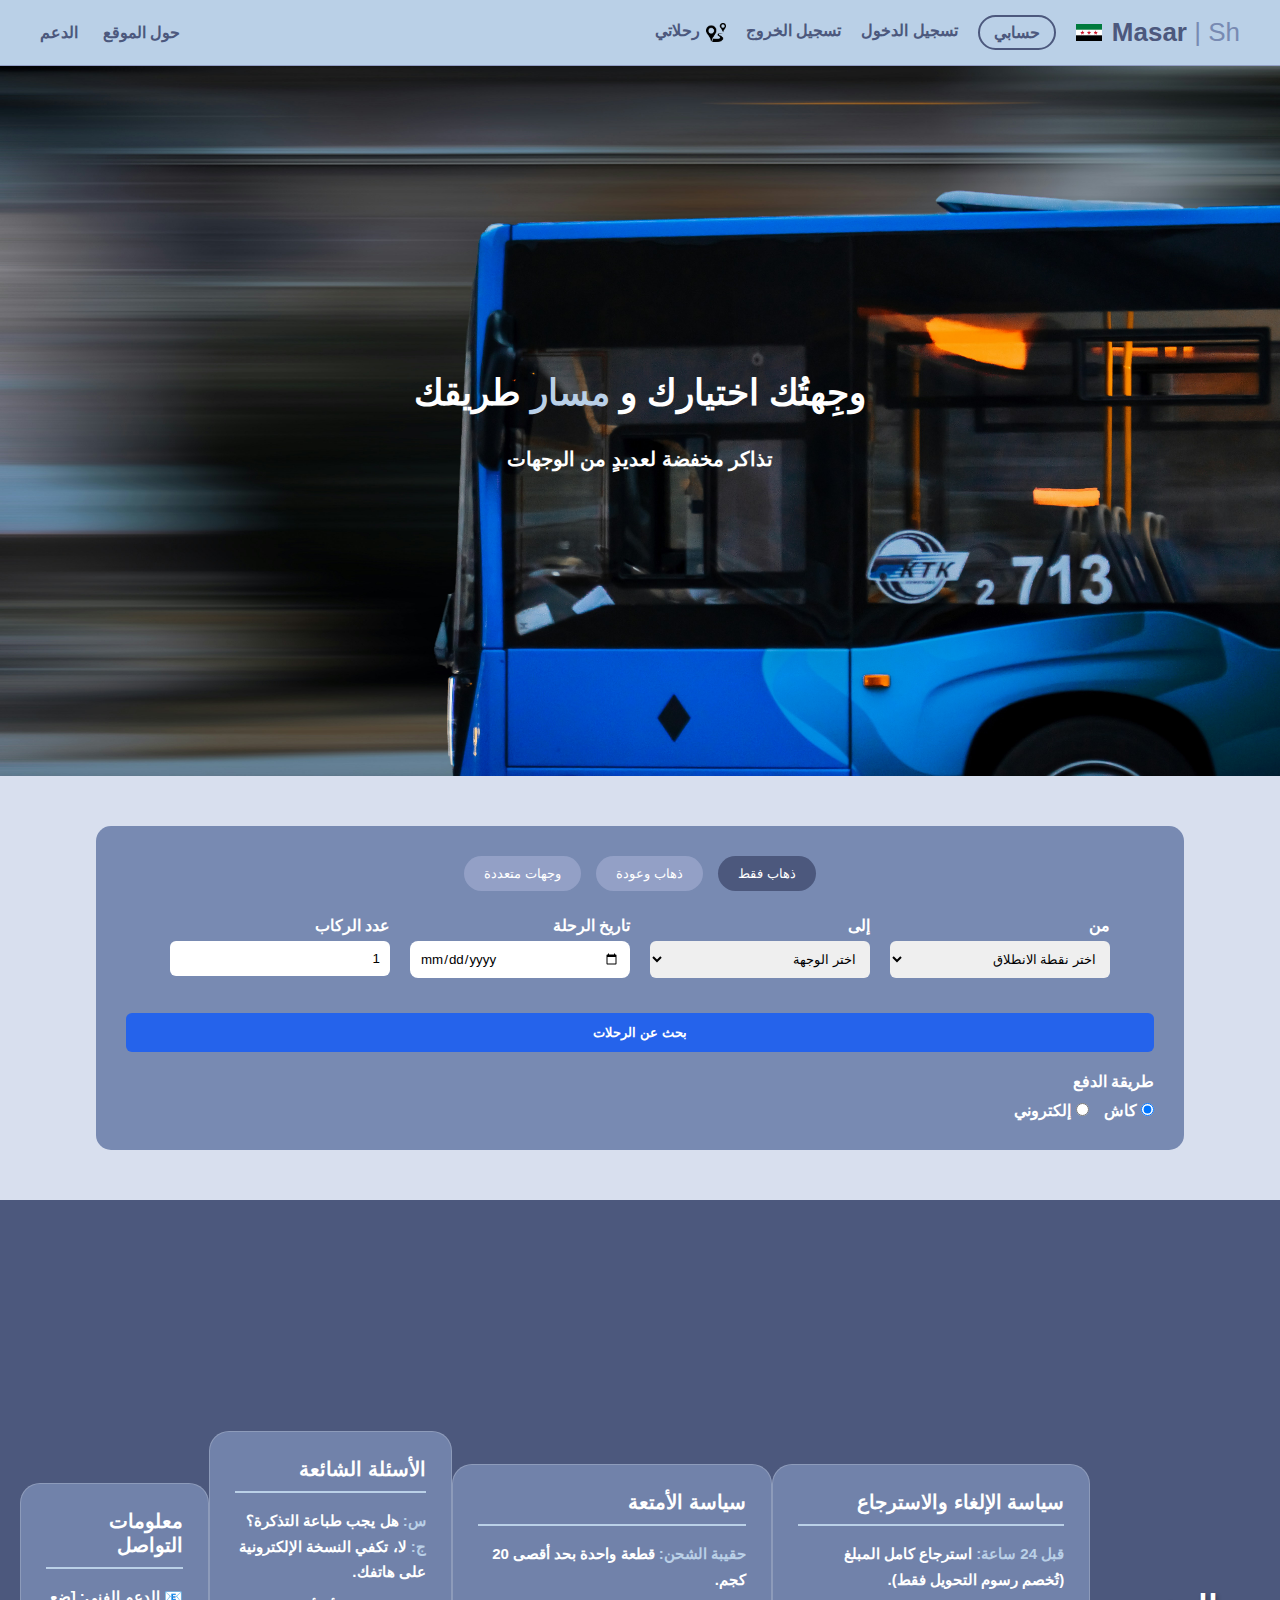
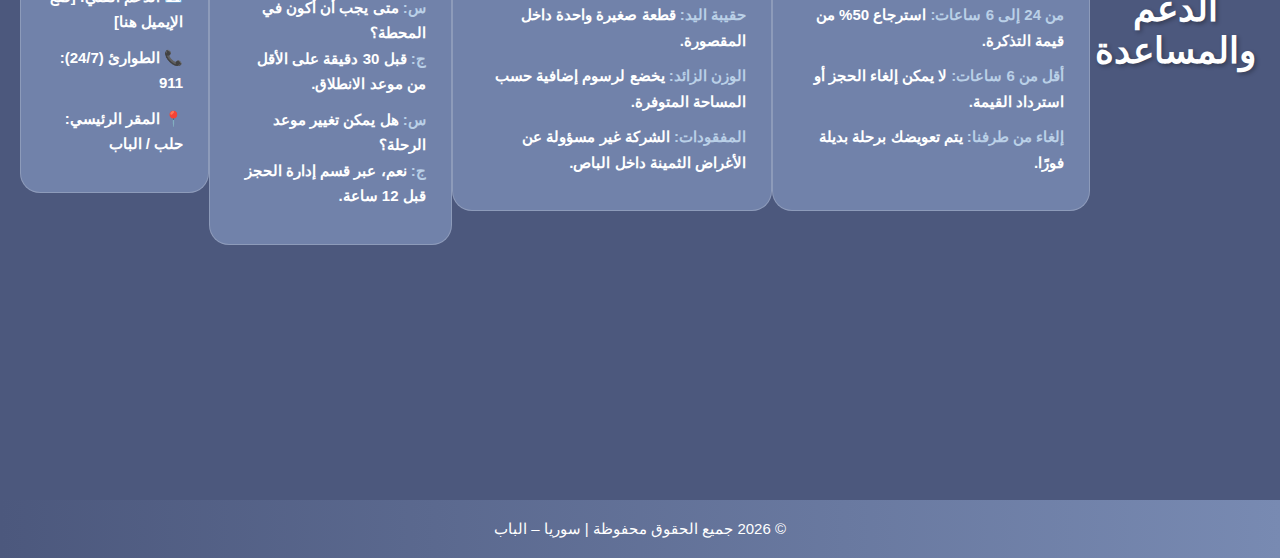
<file: index.html>
<!DOCTYPE html>
<html lang="ar" dir="rtl">
<head>
    <meta charset="UTF-8">
    <meta name="viewport" content="width=device-width, initial-scale=1.0">

    <title>مسار | MasarSh</title>
    
    <link rel="stylesheet" href="style.css">


</head>
<body>

<!-- Navbar -->
 <!-- ================= NAVBAR ================= -->
<nav class="main-navbar">

    <!-- ===== LEFT SIDE (LOGO + MENU) ===== -->
 <div class="nav-right">

        <!-- Logo + Flag -->
        <div class="logo-box">
            <span class="logo-text">Masar <span>| Sh</span></span>
            <img src="image/flagg.png" alt="Syrian Revolution Flag" class="flag">
        </div>
         <!-- Account Button -->
        <a href="#" class="account-btn"> <strong> حسابي </strong></a>
         <!-- Login -->
        <a href="login.html" class="nav-link">  <strong>تسجيل الدخول </strong></a>
        <a href="#" class="nav-link">  <strong>تسجيل الخروج  </strong></a>

    


<!-- Trips -->
        <div class="nav-item">
            <img src="image/pngwing.com.png" alt="Trips">
            <a href="my-trips.html" class="nav-link"><strong>رحلاتي</strong></a>

        </div>

    </div>
    <!-- ===== RIGHT SIDE ===== -->
    <div class="nav-left">
         <!-- Main Menu -->
        <ul class="nav-menu">
            <li>   <a href="#" class="nav-link">   <strong>  حول الموقع </strong>  </a>  </li>
            <li>   <a href="#support" class="nav-link">   <strong>  الدعم  </strong></a></li>
        </ul>
    </div>
</nav>
<!-- =============== END NAVBAR =============== -->



   <!-- Hero Section -->
<section class="hero">
    <div class="hero-overlay">
        <h1> وجِهتُك اختيارك و <span> <strong> مسار </strong> </span> طريقك </h1>
        <br>  
       <h2> <p>تذاكر مخفضة لعديدٍ من الوجهات</p> </h2>
    </div>
</section>

   

<!-- Booking Section -->
<section class="booking">

    <!-- Trip Type -->
    <div class="trip-type">
        <button class="active">ذهاب فقط</button>
        <button>ذهاب وعودة</button>
        <button>وجهات متعددة</button>
    </div>

    <!-- Booking Form -->
   <!-- ========== BOOKING FORM ========== -->
<form class="booking-form">

    <!-- From -->
    <div class="field">
        <label for="from">من</label>
        <select id="from" name="from">
            <option value="">اختر نقطة الانطلاق</option>
            <option>حلب</option>
            <option>دمشق</option>
            <option>حمص</option>
            <option>حماة</option>
            <option>إدلب</option>
            <option>اللاذقية</option>
            <option>طرطوس</option>
            <option>درعا</option>
            <option>دير الزور</option>
            <option>الحسكة</option>
            <option>الرقة</option>
            <option>السويداء</option>
            <option>القنيطرة</option>
        </select>
    </div>

    <!-- To -->
    <div class="field">
        <label for="to">إلى</label>
        <select id="to" name="to">
            <option value="">اختر الوجهة</option>
            <option>حلب</option>
            <option>دمشق</option>
            <option>حمص</option>
            <option>حماة</option>
            <option>إدلب</option>
            <option>اللاذقية</option>
            <option>طرطوس</option>
            <option>درعا</option>
            <option>دير الزور</option>
            <option>الحسكة</option>
            <option>الرقة</option>
            <option>السويداء</option>
            <option>القنيطرة</option>
        </select>
    </div>

    <!-- Travel Date -->
    <div class="field">
        <label for="date">تاريخ الرحلة</label>
        <input type="date" id="date" name="date">
    </div>


    <div class="field">
            <label>عدد الركاب</label>
            <input type="number" min="1" value="1">
        </div>

    <!-- Submit -->
   <button type="submit" class="search-btn">بحث عن الرحلات</button>
   <div id="resultsBox" class="results-box"></div>
   
   


</form>
<!-- ======== END BOOKING FORM ======== -->


        <!-- Payment -->
        <div class="payment">
            <label>طريقة الدفع</label>
            <div class="payment-options">
                <label>
                    <input type="radio" name="payment" checked>
                    كاش
                </label>
                <label>
                    <input type="radio" name="payment">
                    إلكتروني
                </label>
            </div>
        </div>
        <div id="form-message" class="form-message"></div>






</section>
<!-- ===== Support Section ===== -->
<section id="support" class="support-section">

    <h2>الدعم والمساعدة</h2>

    <!-- 1. Cancellation Policy -->
    <div class="support-box">
        <h3>سياسة الإلغاء والاسترجاع</h3>
        <ul>
            <li><strong>قبل 24 ساعة:</strong> استرجاع كامل المبلغ (تُخصم رسوم التحويل فقط).</li>
            <li><strong>من 24 إلى 6 ساعات:</strong> استرجاع 50% من قيمة التذكرة.</li>
            <li><strong>أقل من 6 ساعات:</strong> لا يمكن إلغاء الحجز أو استرداد القيمة.</li>
            <li><strong>إلغاء من طرفنا:</strong> يتم تعويضك برحلة بديلة فورًا.</li>
        </ul>
    </div>

    <!-- 2. Baggage Policy -->
    <div class="support-box">
        <h3>سياسة الأمتعة</h3>
        <ul>
            <li><strong>حقيبة الشحن:</strong> قطعة واحدة بحد أقصى 20 كجم.</li>
            <li><strong>حقيبة اليد:</strong> قطعة صغيرة واحدة داخل المقصورة.</li>
            <li><strong>الوزن الزائد:</strong> يخضع لرسوم إضافية حسب المساحة المتوفرة.</li>
            <li><strong>المفقودات:</strong> الشركة غير مسؤولة عن الأغراض الثمينة داخل الباص.</li>
        </ul>
    </div>

    <!-- 3. FAQ -->
    <div class="support-box">
        <h3>الأسئلة الشائعة</h3>
        <p><strong>س:</strong> هل يجب طباعة التذكرة؟<br>
           <strong>ج:</strong> لا، تكفي النسخة الإلكترونية على هاتفك.</p>

        <p><strong>س:</strong> متى يجب أن أكون في المحطة؟<br>
           <strong>ج:</strong> قبل 30 دقيقة على الأقل من موعد الانطلاق.</p>

        <p><strong>س:</strong> هل يمكن تغيير موعد الرحلة؟<br>
           <strong>ج:</strong> نعم، عبر قسم إدارة الحجز قبل 12 ساعة.</p>
    </div>

    <!-- 4. Contact -->
    <div class="support-box">
        <h3>معلومات التواصل</h3>
        <p>📧 الدعم الفني: <span>[ضع الإيميل هنا]</span></p>
        <p>📞 الطوارئ (24/7): <span>911</span></p>
        <p>📍 المقر الرئيسي: <span>حلب / الباب</span></p>
    </div>
</section>

<!--footer-->

       <!-- ===== Footer ===== -->
<footer class="site-footer">
    <p>
        © 2026 جميع الحقوق محفوظة | سوريا – الباب
    </p>
</footer>

<script src="js/main.js"></script>
<script src="js/search.js"></script>
<script src="js/auth.js"></script>
<script src="js/index-search.js"></script>


</body>
</html>
</file>
<file: style.css>
@font-face {
    font-family: 'Alexandria';
    src: url('../fonts/Alexandria-Regular.ttf') format('truetype');
    font-weight: 400;
}

@font-face {
    font-family: 'Alexandria';
    src: url('../fonts/Alexandria-Medium.ttf') format('truetype');
    font-weight: 500;
}

@font-face {
    font-family: 'Alexandria';
    src: url('../fonts/Alexandria-Bold.ttf') format('truetype');
    font-weight: 700;
}

@font-face {
    font-family: 'Alexandria';
    src: url('../fonts/Alexandria-ExtraBold.ttf') format('truetype');
    font-weight: 800;
}
* {
    font-family: 'Alexandria', sans-serif;
}

body {
    color: #ffffff;
    font-weight: 600;
    background-color: #788AB2; /* عدّلي حسب تصميمك */
}



/* Reset */
* {
    margin: 0;
    padding: 0;
    box-sizing: border-box;
    font-family: Tahoma, Arial, sans-serif;
}

/* Body */
body {
    background-color: #d8dfee;
    color: white;
}


/* Navbar */
/* Navbar container */
.main-navbar {
    background-color: #BAD0E7;
    display: flex;
    justify-content: space-between;
    align-items: center;
    padding: 15px 40px;
    border-bottom: 1px solid #93A0C6;
}

.support-section {
    background-color: #4C587D; /* من ألوانك */
    color: #ffffff;
    padding: 60px 20px;
    font-family: Arial, sans-serif;
}

.support-section h2 {
    text-align: center;
    margin-bottom: 40px;
    font-size: 32px;
}

.support-box {
    background-color: #788AB2;
    padding: 25px;
    margin-bottom: 25px;
    border-radius: 15px;
}

.support-box h3 {
    margin-bottom: 15px;
    font-size: 22px;
    border-bottom: 2px solid #BAD0E7;
    padding-bottom: 8px;
}

.support-box ul {
    list-style: disc;
    padding-right: 20px;
}

.support-box li,
.support-box p {
    font-size: 16px;
    line-height: 1.8;
}


/* ===== LEFT SIDE ===== */
.nav-left {
    display: flex;
    align-items: center;
    gap: 40px;
}

/* Logo + flag box */
.logo-box {
    display: flex;
    align-items: center;
    gap: 10px;
}

/* Logo text */
.logo-text {
    font-size: 26px;
    font-weight: 700;
    color: #4C587D;
}

.logo-text span {
    font-weight: 500;
    color: #788AB2;
}

/* Flag */
.flag {
    width: 26px;
    height: auto;
}

/* Menu list */
.nav-menu {
    list-style: none;
    display: flex;
    gap: 25px;
}

/* ===== COMMON NAV LINKS (IMPORTANT) ===== */
.nav-link {
    position: relative;
    text-decoration: none;
    color: #4C587D;
    font-size: 16px;
    padding-bottom: 5px;
}

/* Underline animation (works for ALL nav-link) */
.nav-link::after {
    content: "";
    position: absolute;
    left: 0;
    bottom: 0;
    width: 0%;
    height: 2px;
    background-color: #4C587D;
    transition: width 0.3s ease;
}

.nav-link:hover::after {
    width: 100%;
}

/* ===== RIGHT SIDE ===== */
.nav-right {
    display: flex;
    align-items: center;
    gap: 20px;
}

/* Trips item */
.nav-item {
    display: flex;
    align-items: center;
    gap: 6px;
}

.nav-item img {
    width: 20px;
}

/* ===== ACCOUNT BUTTON ===== */
.account-btn {
    border: 2px solid #4C587D;
    padding: 6px 16px;
    border-radius: 20px;
    text-decoration: none;
    color: #4C587D;
    font-weight: 500;
    transition: all 0.3s ease;
}

/* Hover effect for account button */
.account-btn:hover {
    background-color: #4C587D;
    color: white;
}

/* Account Button */
.account-btn {
    border: 2px solid #4C587D;
    padding: 6px 14px;
    border-radius: 20px;
    text-decoration: none;
    color: #4C587D;
    font-weight: 500;
}

.account-btn:hover {
    background-color: #4C587D;
    color: white;
}

  /* Hero Section */
.hero {
    height: 710px;
    background-image: url("image/egor-litvinov-RlHI0cCNThY-unsplash.jpg"); /* حطي صورة الباص هون */
    background-size: cover;
    background-position: center;
    position: relative;

}

/* Dark overlay for readability */
.hero::before {
    content: "";
    position: absolute;
    inset: 0;
    background-color: rgba(76, 88, 125, 0.6 #4C587D /* بشفافية */); /* #4C587D بشفافية */
}

/* Text container */
.hero-overlay {
    position: relative;
    height: 100%;
    display: flex;
    flex-direction: column;
    justify-content: center;
    align-items: center;
    text-align: center;
    color: white;
    padding: 20px;
}

.hero-overlay h1 {
    font-size: 36px;
    margin-bottom: 15px;
}

.hero-overlay h1 span {
    color: #BAD0E7; /* لون مسار */
    font-weight: bold;
}

.hero-overlay p {
    font-size: 20px;
}


.logo {
    display: flex;
    align-items: center;
    gap: 10px;
}

.logo img {
    width: 40px;
}

.nav-links {
    list-style: none;
    display: flex;
    gap: 20px;
}

.nav-links a {
    color: white;
    text-decoration: none;
}

/* Booking Section */
.booking {
    background-color: #788AB2;
    width: 85%;
    margin: 50px auto;
    padding: 30px;
    border-radius: 15px;
}

/* Trip Type */
.trip-type {
    display: flex;
    justify-content: center;
    gap: 15px;
    margin-bottom: 25px;
}

.trip-type button {
    background-color: #93A0C6;
    color: white;
    border: none;
    padding: 10px 20px;
    border-radius: 20px;
    cursor: pointer;
}

.trip-type .active {
    background-color: #4C587D;
}

/* Forms */
.booking-form,
.login-box {
    display: flex;
    flex-wrap: wrap;
    gap: 20px;
    justify-content: center;
}



    /* ===== Booking Form Fields ===== */

.booking-form {
    display: flex;
    flex-wrap: wrap;
    gap: 20px;
    justify-content: center;
}

.field {
    display: flex;
    flex-direction: column;
}

.field label {
    margin-bottom: 6px;
    font-weight: bold;
    color: white;
}

/* Select & Date input */
.field select,
.field input[type="date"] {
    width: 220px;
    padding: 10px;
    border-radius: 8px;
    border: none;
    outline: none;
}

/* Button */
.search-btn {
    background-color: #4C587D;
    color: white;
    border: none;
    padding: 12px 30px;
    border-radius: 10px;
    cursor: pointer;
}



/* Input Field */
.field {
    display: flex;
    flex-direction: column;
}

.field label {
    margin-bottom: 5px;
    font-weight: bold;
}

.field input {
    padding: 10px;
    border-radius: 8px;
    border: none;
    width: 220px;
}

/* Payment */
.payment {
    display: flex;
    flex-direction: column;
    gap: 10px;
}

.payment-options {
    display: flex;
    gap: 15px;
}

/* Buttons */
.search-btn {
    background-color: #4C587D;
    color: white;
    border: none;
    padding: 12px 30px;
    border-radius: 10px;
    cursor: pointer;
}

/* Login Page */
.login-section {
    display: flex;
    justify-content: center;
    margin-top: 80px;
}

.login-box {
    background-color: #788AB2;
    padding: 30px;
    border-radius: 15px;
    width: 350px;
}

.login-box h2 {
    text-align: center;
    margin-bottom: 20px;
}

                                 /* ===== Login Page ===== */

.login-section {
    display: flex;
    justify-content: center;
    margin-top: 100px;
}

.login-box {
    background-color: #788AB2;
    padding: 30px;
    border-radius: 15px;
    width: 360px;
    text-align: center;
}

.login-box h2 {
    margin-bottom: 20px;
    color: white;
}

.field {
    display: flex;
    flex-direction: column;
    margin-bottom: 15px;
}

.field label {
    color: white;
    margin-bottom: 5px;
    text-align: right;
}

.field input {
    padding: 10px;
    border-radius: 8px;
    border: none;
}

.message {
    margin: 10px 0;
    font-weight: bold;
}

/* Button */
.search-btn {
    background-color: #4C587D;
    color: white;
    border: none;
    padding: 12px;
    width: 100%;
    border-radius: 10px;
    cursor: pointer;
}
/*1*/
.support-section {
    /* ضع مسار الصورة التي رفعتها هنا */
    background-image: url('image/pngwing.com (3).png'); 
    background-size: cover;
    background-position: center;
    background-attachment: fixed; /* تجعل الخلفية ثابتة عند التمرير لشكل احترافي */
    position: relative;
    min-height: 100vh;
    display: flex;
    align-items: center;
    justify-content: center;
    font-family: 'Segoe UI', Tahoma, Geneva, Verdana, sans-serif;
}

/* طبقة غطاء هادئة فوق الصورة */
.support-overlay {
    background-color: rgba(76, 88, 125, 0.75); /* نفس لونك الأساسي لكن بشفافية */
    width: 100%;
    padding: 60px 20px;
}

.support-section h2 {
    text-align: center;
    color: #ffffff;
    margin-bottom: 40px;
    font-size: 36px;
    text-shadow: 2px 2px 4px rgba(0,0,0,0.3); /* ظل خفيف للنص */
}

/* حاوية الصناديق لترتيبها بشكل شبكي */
.support-container {
    max-width: 1100px;
    margin: 0 auto;
    display: grid;
    grid-template-columns: repeat(auto-fit, minmax(280px, 1-fr)); /* توزيع تلقائي */
    gap: 20px;
}

.support-box {
    background-color: rgba(120, 138, 178, 0.85); /* صناديق نصف شفافة */
    padding: 25px;
    border-radius: 20px;
    border: 1px solid rgba(255, 255, 255, 0.2); /* إطار رقيق جداً */
    color: #ffffff;
    transition: transform 0.3s ease;
}

.support-box:hover {
    transform: translateY(-5px); /* حركة بسيطة عند التمرير */
}

.support-box h3 {
    margin-bottom: 15px;
    font-size: 20px;
    border-bottom: 2px solid #BAD0E7;
    padding-bottom: 10px;
}

.support-box ul {
    list-style: none; /* إزالة النقاط التقليدية لمظهر أنظف */
    padding: 0;
}

.support-box li, 
.support-box p {
    font-size: 15px;
    line-height: 1.7;
    margin-bottom: 10px;
}

.support-box strong {
    color: #BAD0E7; /* تمييز العناوين الصغيرة بلون فاتح */
}
/*footer*/
.site-footer {
    background: linear-gradient(90deg, #4C587D, #788AB2);
    padding: 20px 10px;
    text-align: center;
}

.site-footer p {
    margin: 0;
    color: #ffffff;
    font-size: 15px;
    font-weight: 500;
    letter-spacing: 0.5px;
}


/* ===== RESPONSIVE DESIGN (أُضيفت هنا فقط) ===== */
/* ================================================= */

/* 📱 موبايل */
@media (max-width: 768px) {

    .main-navbar {
        flex-direction: column;
        gap: 15px;
        padding: 15px;
    }

    .nav-left,
    .nav-right {
        flex-direction: column;
        gap: 10px;
    }

    .nav-menu {
        flex-direction: column;
        align-items: center;
        gap: 12px;
    }

    .hero {
        height: 500px;
    }

    .hero-overlay h1 {
        font-size: 26px;
    }

    .hero-overlay p {
        font-size: 16px;
    }

    .booking {
        width: 95%;
        padding: 20px;
    }

    .booking-form {
        flex-direction: column;
        align-items: center;
    }

    .field select,
    .field input {
        width: 100%;
    }

    .support-container {
        grid-template-columns: 1fr;
    }

    .site-footer p {
        font-size: 14px;
    }
}

/* 📲 تابلت */
@media (max-width: 1024px) {

    .booking {
        width: 90%;
    }

    .hero-overlay h1 {
        font-size: 30px;
    }
}
/* search html */
.search-section {
    min-height: calc(100vh - 80px);
    display: flex;
    flex-direction: column;
    justify-content: center;
    align-items: center;
    background: #0f172a;
    color: white;
}

.search-box {
    width: 100%;
    max-width: 420px;
    background: #020617;
    padding: 25px;
    border-radius: 12px;
}

.search-box h1 {
    margin-bottom: 20px;
}

.field {
    display: flex;
    flex-direction: column;
    margin-bottom: 15px;
}

.field label {
    margin-bottom: 6px;
    font-weight: bold;
}

.field input,
.field select {
    padding: 10px;
    border-radius: 6px;
    border: none;
    outline: none;
}

.search-btn {
    width: 100%;
    padding: 12px;
    background: #2563eb;
    border: none;
    color: white;
    font-weight: bold;
    border-radius: 6px;
    cursor: pointer;
}

.search-btn:hover {
    background: #1d4ed8;
}

.message {
    margin-top: 12px;
    text-align: center;
}

/*results.html*/
.results-section {
    padding: 40px 20px;
    background: #020617;
    min-height: calc(100vh - 80px);
    color: white;
}

.results-container {
    display: grid;
    grid-template-columns: repeat(auto-fit, minmax(260px, 1fr));
    gap: 20px;
    margin-top: 30px;
}

.trip-card {
    background: #0f172a;
    padding: 20px;
    border-radius: 12px;
}

.trip-card h3 {
    margin-bottom: 10px;
}

.trip-card .price {
    font-weight: bold;
    margin: 10px 0;
}

.book-btn {
    width: 100%;
    padding: 10px;
    background: #22c55e;
    border: none;
    border-radius: 6px;
    color: white;
    font-weight: bold;
    cursor: pointer;
}

.book-btn:hover {
    background: #16a34a;
}
/*confirm.html*/
.confirm-section {
    padding: 40px 20px;
    background: #020617;
    min-height: calc(100vh - 80px);
    color: white;
}

.confirm-box {
    max-width: 400px;
    margin: 30px auto;
    background: #0f172a;
    padding: 20px;
    border-radius: 12px;
}

.confirm-box p {
    margin-bottom: 10px;
    font-weight: bold;
}

.confirm-btn {
    display: block;
    margin: 20px auto;
    padding: 12px 30px;
    background: #3b82f6;
    border: none;
    border-radius: 8px;
    color: white;
    font-weight: bold;
    cursor: pointer;
}

.confirm-btn:disabled {
    background: gray;
    cursor: not-allowed;
}


/* my-trips.html */
.my-trips-section {
    padding: 40px 20px;
    min-height: calc(100vh - 80px);
    background: #020617;
    color: white;
}

.my-trips-section h1 {
    text-align: center;
    margin-bottom: 30px;
    font-weight: bold;
}

.trips-container {
    display: grid;
    grid-template-columns: repeat(auto-fit, minmax(260px, 1fr));
    gap: 20px;
    max-width: 1000px;
    margin: auto;
}

.trip-card {
    background: #0f172a;
    padding: 20px;
    border-radius: 14px;
    box-shadow: 0 0 10px rgba(0,0,0,0.4);
}

.trip-card p {
    margin-bottom: 8px;
    font-weight: bold;
    color: white;
}

.empty-message {
    text-align: center;
    margin-top: 40px;
    font-size: 18px;
    font-weight: bold;
}
/*        تنسيق الكرت    */
.action-buttons {
    display: flex;
    gap: 10px;
    margin-top: 15px;
}

.cancel-btn {
    background: #ef4444;
    color: white;
    border: none;
    padding: 10px 16px;
    border-radius: 8px;
    font-weight: bold;
    cursor: pointer;
}

.cancel-btn:hover {
    background: #dc2626;
}

/*تنسيق الالغاء*/
.form-message {
    display: none;
    margin: 20px auto;
    padding: 14px 18px;
    max-width: 420px;

    background-color: #ffffff;
    color: #d32f2f;

    font-family: 'Alexandria', sans-serif;
    font-weight: 700;
    font-size: 16px;

    border-radius: 12px;
    border: 2px solid #d32f2f;
    box-shadow: 0 6px 20px rgba(0, 0, 0, 0.15);

    text-align: center;

    display: flex;
    align-items: center;
    justify-content: center;
    gap: 10px;
}

.form-message .icon {
    font-size: 20px;
}
#form-message {
    display: none !important;
}
</file>
